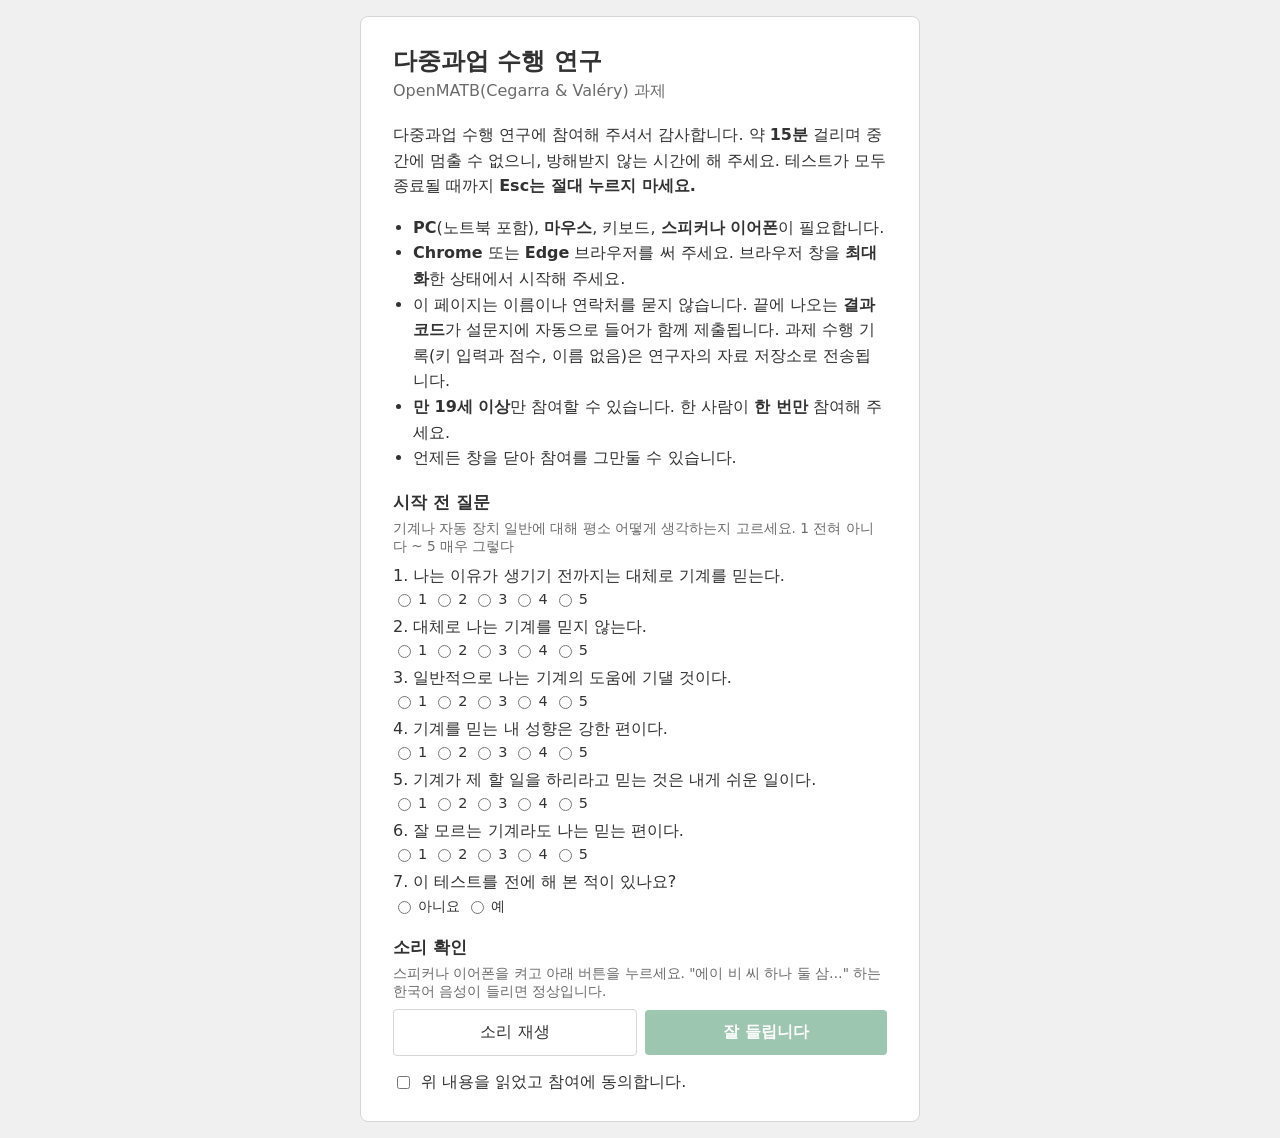
<file: index.html>
<!doctype html>
<html lang="ko">
<head>
    <meta charset="utf-8">
    <meta name="viewport" content="width=device-width, initial-scale=1">
    <title>다중과업 수행 연구</title>
    <link rel="icon" href="favicon.png">
    <link rel="stylesheet" href="style.css">
</head>
<body>
    <main id="menu" class="screen">
        <div class="panel">
            <h1>다중과업 수행 연구</h1>
            <p class="subtitle">OpenMATB(Cegarra &amp; Valéry) 과제</p>

            <div id="mobile-warning" hidden>
                <p class="lead"><strong>이 테스트는 PC에서만 할 수 있습니다.</strong> 휴대폰으로는 참여할 수 없어요. 아래 버튼으로 링크를 저장해 두었다가 PC(노트북 포함)에서 열어 주세요.</p>
                <div class="study-buttons">
                    <button id="m-share" type="button" hidden>카톡 나와의 채팅 등으로 보내기</button>
                    <button id="m-copy" type="button" class="secondary">링크 복사</button>
                </div>
                <p id="m-done" class="hint"></p>
                <p class="hint">PC 주소창에 직접 입력해도 됩니다: <strong id="m-url"></strong></p>
            </div>

            <section id="study">
                <p class="lead">다중과업 수행 연구에 참여해 주셔서 감사합니다. 약 <strong>15분</strong> 걸리며 중간에 멈출 수 없으니, 방해받지 않는 시간에 해 주세요. 테스트가 모두 종료될 때까지 <strong>Esc는 절대 누르지 마세요.</strong></p>
                <ul class="study-list">
                    <li><strong>PC</strong>(노트북 포함), <strong>마우스</strong>, 키보드, <strong>스피커나 이어폰</strong>이 필요합니다.</li>
                    <li><strong>Chrome</strong> 또는 <strong>Edge</strong> 브라우저를 써 주세요. 브라우저 창을 <strong>최대화</strong>한 상태에서 시작해 주세요.</li>
                    <li>이 페이지는 이름이나 연락처를 묻지 않습니다. 끝에 나오는 <strong>결과 코드</strong>가 설문지에 자동으로 들어가 함께 제출됩니다. 과제 수행 기록(키 입력과 점수, 이름 없음)은 연구자의 자료 저장소로 전송됩니다.</li>
                    <li><strong>만 19세 이상</strong>만 참여할 수 있습니다. 한 사람이 <strong>한 번만</strong> 참여해 주세요.</li>
                    <li>언제든 창을 닫아 참여를 그만둘 수 있습니다.</li>
                </ul>
                <h2>시작 전 질문</h2>
                <p class="hint">기계나 자동 장치 일반에 대해 평소 어떻게 생각하는지 고르세요. 1 전혀 아니다 ~ 5 매우 그렇다</p>
                <div id="pre-questions"></div>
                <h2>소리 확인</h2>
                <p class="hint">스피커나 이어폰을 켜고 아래 버튼을 누르세요. "에이 비 씨 하나 둘 삼…" 하는 한국어 음성이 들리면 정상입니다.</p>
                <div class="study-buttons">
                    <button id="sound-play" type="button" class="secondary">소리 재생</button>
                    <button id="sound-ok" type="button" disabled>잘 들립니다</button>
                </div>
                <p id="sound-voice" class="hint"></p>
                <label class="inline"><input id="agree" type="checkbox"> <span>위 내용을 읽었고 참여에 동의합니다.</span></label>
                <p id="size-warning" class="notice" hidden>브라우저 창이 너무 작습니다. 창을 최대화하면 시작 버튼이 나타납니다.</p>
                <p id="load-error" class="notice" hidden></p>
                <button id="start" type="button" hidden>시작</button>
            </section>
        </div>
    </main>

    <div id="task" hidden>
        <canvas id="canvas"></canvas>
        <div id="overlay"></div>
        <div id="pause-notice" hidden>과제가 잠시 멈췄습니다. 여기를 클릭하면 이어집니다.
Esc를 누르라는 알림이 떠도 Esc는 누르지 마세요.</div>
    </div>

    <main id="end" class="screen" hidden>
        <div class="panel">
            <h1>과제가 끝났습니다</h1>
            <p id="study-lead" class="lead">수고 많으셨습니다. 아래 <strong>결과 코드 전체</strong>를 복사해 설문지의 "결과 코드" 칸에 붙여 넣어 주세요. 설문에 반드시 참여해주시기 바랍니다.</p>
            <textarea id="result-code" rows="5" readonly></textarea>
            <div class="study-buttons"><button id="copy-code" type="button">코드 복사</button><span id="copied" class="hint"></span></div>
            <p id="survey-line" class="lead"></p>
            <p class="hint">설문 제출을 마칠 때까지 이 창을 닫지 마세요.</p>
            <p id="upload-line" class="hint"></p>
        </div>
    </main>

    <div id="crash" hidden>
        <div class="crash-panel">
            <p id="crash-text"></p>
            <p>아래 버튼을 누르면 지금까지의 결과 코드가 나옵니다. 설문에 그대로 제출해 주세요.</p>
            <button id="crash-end" type="button">지금까지의 결과 코드 받기</button>
        </div>
    </div>

    <script type="module" src="app.js"></script>
</body>
</html>
</file>
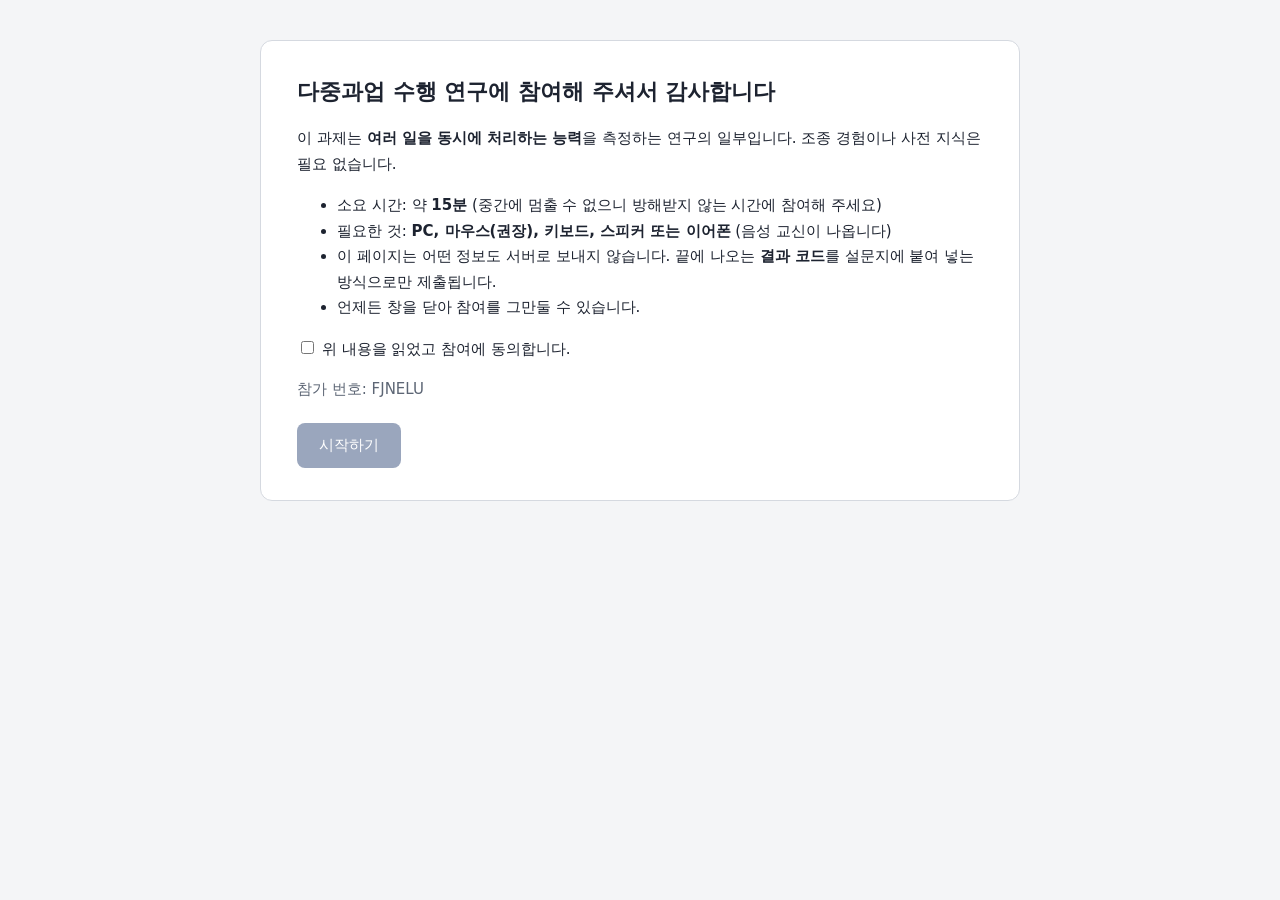
<file: mock/index.html>
<!doctype html>
<html lang="ko">
<head>
<meta charset="utf-8">
<meta name="viewport" content="width=device-width, initial-scale=1">
<title>다중과업 수행 연구</title>
<style>
  :root {
    --bg: #f4f5f7; --panel: #ffffff; --ink: #1d2330; --muted: #5d6675; --line: #d5d9e0;
    --accent: #2457c5; --ok: #1f9d55; --bad: #d64545; --warn: #d9911a; --track-bg: #eef1f6;
  }
  * { box-sizing: border-box; }
  html, body { margin: 0; background: var(--bg); color: var(--ink);
    font-family: "Pretendard", "Apple SD Gothic Neo", "Malgun Gothic", system-ui, sans-serif; }
  .screen { max-width: 760px; margin: 40px auto; padding: 32px 36px; background: var(--panel);
    border: 1px solid var(--line); border-radius: 12px; line-height: 1.7; }
  .screen h1 { font-size: 22px; margin: 0 0 16px; }
  .screen h2 { font-size: 18px; margin: 24px 0 8px; }
  .screen p, .screen li { font-size: 15px; }
  .muted { color: var(--muted); font-size: 13px; }
  button { font: inherit; font-size: 15px; padding: 10px 22px; border-radius: 8px; border: 0;
    background: var(--accent); color: #fff; cursor: pointer; }
  button:disabled { background: #9aa6bd; cursor: not-allowed; }
  .row { display: flex; gap: 12px; align-items: center; margin-top: 20px; }
  kbd { display: inline-block; min-width: 22px; padding: 1px 6px; border: 1px solid #b8bfcc; border-bottom-width: 2px;
    border-radius: 4px; background: #fafbfc; color: #1d2330; font-family: ui-monospace, monospace; font-size: 13px; text-align: center; }
  .keytable { border-collapse: collapse; margin: 8px 0; font-size: 14px; }
  .keytable td { border: 1px solid var(--line); padding: 6px 10px; vertical-align: top; }
  #blocker { display: none; }
  /* task area */
  #task { display: none; position: fixed; inset: 0; background: var(--bg); }
  #hud { position: absolute; top: 8px; left: 50%; transform: translateX(-50%); font-size: 14px; color: var(--muted); }
  #arena { position: absolute; left: 50%; top: 50%; transform: translate(-50%, -50%);
    width: 1000px; height: 640px; display: grid; gap: 10px; }
  #arena.single { grid-template-columns: 1fr; grid-template-rows: 1fr; width: 640px; height: 520px; }
  #arena.multi { grid-template-columns: 1fr 1fr; grid-template-rows: 1fr 1fr; }
  .panel { background: var(--panel); border: 1px solid var(--line); border-radius: 10px; padding: 10px 12px;
    position: relative; overflow: hidden; }
  .panel h3 { margin: 0 0 6px; font-size: 13px; color: var(--muted); font-weight: 600; letter-spacing: .02em; }
  .legend { position: absolute; bottom: 6px; right: 10px; font-size: 12px; color: var(--muted); }
  canvas { display: block; background: var(--track-bg); border-radius: 6px; cursor: crosshair; }
  /* sysmon */
  .lights { display: flex; gap: 14px; margin: 4px 0 10px; }
  .light { width: 92px; height: 34px; border-radius: 6px; border: 1px solid var(--line); display: flex;
    align-items: center; justify-content: center; font-size: 12px; color: #fff; background: #b9bfc9; }
  .scales { display: flex; gap: 18px; }
  .scale { width: 42px; height: 170px; border: 1px solid var(--line); border-radius: 6px; position: relative;
    background: linear-gradient(to bottom, #fbe9e9 0 22%, #f5f7fa 22% 78%, #fbe9e9 78% 100%); }
  .scale .ptr { position: absolute; left: 4px; right: 4px; height: 10px; border-radius: 3px; background: var(--ink); }
  .scale .lab { position: absolute; bottom: -20px; width: 100%; text-align: center; font-size: 12px; color: var(--muted); }
  .auto { position: absolute; top: 10px; right: 12px; font-size: 12px; padding: 2px 8px; border-radius: 10px;
    background: #e6efff; color: var(--accent); }
  .flash { position: absolute; top: 34px; right: 12px; font-size: 12px; color: var(--ok); opacity: 0; transition: opacity .2s; }
  /* comm */
  #commBox { margin-top: 8px; min-height: 92px; padding: 14px; border-radius: 8px; background: #f7f8fb;
    border: 1px dashed var(--line); font-size: 17px; }
  #commBox.active { background: #fff8e8; border-color: var(--warn); border-style: solid; }
  #commBox.voice { display: flex; align-items: center; justify-content: center; color: var(--muted); }
  #commBox.voice.active { color: var(--warn); font-weight: 700; }
  .callsign { font-weight: 700; }
  .channels { display: flex; gap: 10px; margin-top: 12px; }
  .ch { flex: 1; padding: 8px 0; text-align: center; border: 1px solid var(--line); border-radius: 6px; font-size: 13px; }
  .ch.sel { background: #e6efff; border-color: var(--accent); color: var(--accent); font-weight: 700; }
  /* resman */
  .tanks { display: flex; gap: 22px; align-items: flex-end; margin-top: 4px; justify-content: center; }
  .tank { width: 78px; height: 170px; border: 1px solid #8a93a3; border-radius: 6px; position: relative; overflow: hidden; background: #fafbfc; }
  .tank .fuel { position: absolute; left: 0; right: 0; bottom: 0; background: #7fb2ff; }
  .tank .band { position: absolute; left: 0; right: 0; z-index: 2; border-top: 2px dashed var(--ok); border-bottom: 2px dashed var(--ok);
    background: rgba(31,157,85,.08); }
  .tank .val { position: absolute; z-index: 3; top: 4px; width: 100%; text-align: center; font-size: 12px; color: var(--muted); }
  .tankname { text-align: center; font-size: 12px; color: var(--muted); margin-top: 4px; }
  .pump { margin-top: 6px; padding: 6px 0; border-radius: 6px; text-align: center; font-size: 12px; border: 1px solid var(--line); background: #f2f3f6; }
  .pump.on { background: var(--ok); color: #fff; border-color: var(--ok); }
  .pump.fail { background: var(--bad); color: #fff; border-color: var(--bad); }
  #code { width: 100%; font-family: ui-monospace, monospace; font-size: 12px; padding: 10px; border-radius: 8px;
    border: 1px solid var(--line); word-break: break-all; background: #fafbfc; }
  .countdown { font-size: 44px; text-align: center; margin: 40px 0; }
</style>
</head>
<body>

<div id="blocker" class="screen">
  <h1>PC에서 참여해 주세요</h1>
  <p>이 과제는 마우스와 키보드가 필요합니다. 휴대폰이나 태블릿에서는 진행할 수 없습니다.</p>
  <p>PC(노트북 포함) 브라우저 창을 가로 1,050px 이상으로 넓힌 뒤 새로고침해 주세요.</p>
  <p class="muted" id="sizeInfo"></p>
</div>

<div id="screens"></div>

<div id="task">
  <div id="hud"></div>
  <div id="arena"></div>
</div>

<script>
"use strict";
/* ============================================================
   다중과업 수행 연구용 웹 과제 (MATB 구조를 본뜬 간이판)
   - 과제 A: 단일 추적(마우스)
   - 과제 B: 추적 + 시스템 감시(자동화 감독) + 교신 + 연료 관리
   모든 참가자는 고정된 사건 일정(seed)으로 같은 조건을 받는다.
   서버로 아무 데이터도 보내지 않는다. 결과는 화면의 결과 코드로만 전달된다.
   ============================================================ */

const VERSION = 2;
const params = new URLSearchParams(location.search);
const FAST = params.get("fast") === "1";         // 개발 점검용: 시간 1/10
const T = s => FAST ? s / 10 : s;

const DUR = {
  A_PRACTICE: T(15), A_MAIN: T(90),
  B_PRACTICE: T(60), B_MAIN: T(300),
};

// 연료 관리: 탱크 4개, 탱크마다 펌프 1개. 탱크마다 소모 속도를 달리해 켜고 끄는 시점이 겹치지 않게 한다.
const TANKS = ["A", "B", "C", "D"];
const PUMP_KEYS = ["Z", "X", "C", "V"];
const DRAIN = { A: 8, B: 10, C: 12, D: 9 };       // 초당 소모량
const PUMP_FLOW = 20;                              // 펌프 1개 초당 공급량
const FUEL_SPEED = 4;                              // 전체 속도 배율
const FUEL_START = { A: 2700, B: 2400, C: 2600, D: 2300 };

// 교신 음성(TTS). 호출부호와 채널을 한국어로 읽는다.
const CALL_SAY = { "BLUE-1": "블루 원", "RED-3": "레드 쓰리", "BLUE-7": "블루 세븐", "EAGLE-2": "이글 투", "BLUE-11": "블루 일레븐" };
const CH_SAY = { A: "에이", S: "에스", D: "디", F: "에프" };
const tts = { on: false, voice: null, supported: "speechSynthesis" in window };
function pickVoice() {
  if (!tts.supported) return null;
  const vs = speechSynthesis.getVoices();
  return vs.find(v => /^ko/i.test(v.lang) && /Google|Microsoft|Yuna/i.test(v.name)) || vs.find(v => /^ko/i.test(v.lang)) || null;
}
if (tts.supported) speechSynthesis.onvoiceschanged = () => { tts.voice = pickVoice() || tts.voice; };
function say(text, onstart) {
  if (!tts.supported) return;
  const u = new SpeechSynthesisUtterance(text);
  u.lang = "ko-KR"; u.rate = 1.05; if (tts.voice) u.voice = tts.voice;
  if (onstart) u.onstart = onstart;
  speechSynthesis.cancel(); speechSynthesis.speak(u);
}
function commSpeech(ev) {
  if (ev.attn) return "확인 메시지입니다. 이 말을 들었다면 키보드 피를 누르세요.";
  const c = CALL_SAY[ev.call] || ev.call;
  return `${c}, ${c}. 채널 ${CH_SAY[ev.ch]}로 전환하라.`;
}

// ---------- 기기 확인 ----------
const isTouchOnly = matchMedia("(pointer: coarse)").matches && !matchMedia("(pointer: fine)").matches;
function sizeOk() { return window.innerWidth >= 1050 && window.innerHeight >= 680; }
if (isTouchOnly || (!sizeOk() && !FAST)) {
  document.getElementById("blocker").style.display = "block";
  document.getElementById("sizeInfo").textContent =
    `현재 창 크기: ${window.innerWidth} × ${window.innerHeight}px` + (isTouchOnly ? " (터치 기기)" : "");
  window.addEventListener("resize", () => { if (sizeOk() && !isTouchOnly) location.reload(); });
  throw new Error("blocked");
}

// ---------- 공통 유틸 ----------
function mulberry32(a) { return function () { a |= 0; a = a + 0x6D2B79F5 | 0; let t = Math.imul(a ^ a >>> 15, 1 | a);
  t = t + Math.imul(t ^ t >>> 7, 61 | t) ^ t; return ((t ^ t >>> 14) >>> 0) / 4294967296; }; }
function fnv1a(str) { let h = 0x811c9dc5; for (let i = 0; i < str.length; i++) { h ^= str.charCodeAt(i); h = Math.imul(h, 0x01000193); } return (h >>> 0).toString(36); }
function mean(a) { return a.length ? a.reduce((x, y) => x + y, 0) / a.length : null; }
function r2(x) { return x == null ? null : Math.round(x * 100) / 100; }
const $ = (sel, root = document) => root.querySelector(sel);
function el(tag, attrs = {}, html = "") { const e = document.createElement(tag); Object.assign(e, attrs); if (html) e.innerHTML = html; return e; }

const session = {
  id: Math.random().toString(36).slice(2, 8).toUpperCase(),
  start: new Date().toISOString(),
  screen: [window.innerWidth, window.innerHeight],
  tabAway: 0,
};
let running = false;
document.addEventListener("visibilitychange", () => { if (document.hidden && running) session.tabAway++; });

// ---------- 화면(안내) ----------
const screens = $("#screens");
function showScreen(html, buttonLabel = "다음", onNext, opts = {}) {
  screens.innerHTML = "";
  const s = el("div", { className: "screen" }, html);
  const row = el("div", { className: "row" });
  const btn = el("button", { textContent: buttonLabel });
  row.appendChild(btn); s.appendChild(row); screens.appendChild(s);
  if (opts.requireCheck) {
    const cb = $(opts.requireCheck, s); btn.disabled = true;
    cb.addEventListener("change", () => btn.disabled = !cb.checked);
  }
  btn.addEventListener("click", () => { screens.innerHTML = ""; onNext(); });
  window.scrollTo(0, 0);
}
function countdown(next) {
  screens.innerHTML = "";
  const s = el("div", { className: "screen" }); const c = el("div", { className: "countdown" });
  s.appendChild(c); screens.appendChild(s);
  let n = FAST ? 1 : 3; c.textContent = n;
  const iv = setInterval(() => { n--; if (n <= 0) { clearInterval(iv); screens.innerHTML = ""; next(); } else c.textContent = n; }, 1000);
}

// ---------- 추적(TRACK) ----------
function targetPos(t) { // 0~1 정규화 좌표, 모든 참가자 동일
  const x = 0.5 + 0.20 * Math.sin(0.83 * t) + 0.12 * Math.sin(1.71 * t + 1.1) + 0.06 * Math.sin(2.93 * t + 2.3);
  const y = 0.5 + 0.19 * Math.sin(0.67 * t + 0.4) + 0.12 * Math.sin(1.53 * t + 2.0) + 0.06 * Math.sin(3.37 * t + 0.7);
  return [x, y];
}
function makeTracker(canvas) {
  const ctx = canvas.getContext("2d");
  let mx = 0.5, my = 0.5, moved = 0;
  canvas.addEventListener("mousemove", e => {
    const r = canvas.getBoundingClientRect();
    const nx = Math.min(1, Math.max(0, (e.clientX - r.left) / r.width));
    const ny = Math.min(1, Math.max(0, (e.clientY - r.top) / r.height));
    moved += Math.hypot(nx - mx, ny - my); mx = nx; my = ny;
  });
  const sq = []; // 오차 제곱 (시간 가중)
  let wsum = 0, esum = 0;
  return {
    step(t, dt, record) {
      const [tx, ty] = targetPos(t);
      const err = Math.hypot(tx - mx, ty - my);
      if (record) { esum += err * err * dt; wsum += dt; }
      const W = canvas.width, H = canvas.height;
      ctx.clearRect(0, 0, W, H);
      ctx.strokeStyle = "#c9d1de"; ctx.lineWidth = 1;
      ctx.beginPath(); ctx.moveTo(W / 2, 0); ctx.lineTo(W / 2, H); ctx.moveTo(0, H / 2); ctx.lineTo(W, H / 2); ctx.stroke();
      ctx.fillStyle = "rgba(36,87,197,.18)"; ctx.beginPath(); ctx.arc(tx * W, ty * H, W * 0.06, 0, 2 * Math.PI); ctx.fill();
      ctx.fillStyle = "#2457c5"; ctx.beginPath(); ctx.arc(tx * W, ty * H, 6, 0, 2 * Math.PI); ctx.fill();
      ctx.strokeStyle = "#1d2330"; ctx.lineWidth = 2;
      const cx = mx * W, cy = my * H;
      ctx.beginPath(); ctx.moveTo(cx - 9, cy); ctx.lineTo(cx + 9, cy); ctx.moveTo(cx, cy - 9); ctx.lineTo(cx, cy + 9); ctx.stroke();
    },
    result() { return { rmse: wsum ? Math.sqrt(esum / wsum) * 100 : null, moved: moved }; },
  };
}

// ---------- 사건 일정 (고정 seed) ----------
function buildSchedule(duration, seed, density) {
  const rnd = mulberry32(seed);
  const sys = [], comm = [], pumpFail = [];
  // 시스템 감시 고장: 평균 12초 간격 (density로 조절)
  let t = 4;
  const gauges = ["S1", "S2", "S3", "S4", "G", "R"];
  while (t < duration - 6) {
    sys.push({ t, gauge: gauges[Math.floor(rnd() * gauges.length)], dir: rnd() < 0.5 ? -1 : 1, auto: rnd() < 0.55 });
    t += (9 + rnd() * 6) / density;
  }
  // 교신: 평균 20초 간격, 약 55%가 본인 호출부호
  t = 8;
  const others = ["RED-3", "BLUE-7", "EAGLE-2", "BLUE-11"];
  const chs = ["A", "S", "D", "F"];
  while (t < duration - 8) {
    const own = rnd() < 0.55;
    comm.push({ t, own, call: own ? "BLUE-1" : others[Math.floor(rnd() * others.length)], ch: chs[Math.floor(rnd() * 4)] });
    t += (16 + rnd() * 8) / density;
  }
  // 주의 확인 메시지 1개 (본 과제에서만)
  if (density === 1) {
    const at = duration * 0.55;
    comm.push({ t: at, attn: true });
    comm.sort((a, b) => a.t - b.t);
    // 주의 확인 앞뒤 10초 안의 교신은 제거해 겹치지 않게 한다
    for (let i = comm.length - 1; i >= 0; i--) if (!comm[i].attn && Math.abs(comm[i].t - at) < 10) comm.splice(i, 1);
  }
  // 펌프 고장
  const pumps = ["P1", "P2", "P3", "P4"];
  t = 30;
  while (t < duration - 25) { pumpFail.push({ t, pump: pumps[Math.floor(rnd() * 4)], len: 12 }); t += (55 + rnd() * 25) / density; }
  return { sys, comm, pumpFail };
}

// ---------- 과제 실행기 ----------
function runTask({ mode, duration, schedule, record, onDone }) {
  running = true;
  const task = $("#task"), arena = $("#arena"), hud = $("#hud");
  task.style.display = "block"; arena.innerHTML = ""; arena.className = mode;

  // 패널 구성
  let trackCanvas;
  if (mode === "single") {
    const p = el("div", { className: "panel" }, "<h3>추적: 십자 표시를 파란 원 안에 계속 두세요</h3>");
    trackCanvas = el("canvas", { width: 612, height: 470 }); p.appendChild(trackCanvas); arena.appendChild(p);
  } else {
    arena.appendChild(el("div", { className: "panel", id: "pSys" }, `
      <h3>시스템 감시</h3><span class="auto">자동 감시 ON</span><span class="flash" id="autoFlash">자동 처리됨</span>
      <div class="lights"><div class="light" id="gG">정상등</div><div class="light" id="gR">경고등</div></div>
      <div class="scales">${[1, 2, 3, 4].map(i => `<div class="scale" id="gS${i}"><div class="ptr"></div><div class="lab">${i}</div></div>`).join("")}</div>
      <div class="legend">이상 처리: 계기 <kbd>1</kbd>~<kbd>4</kbd> · 정상등 <kbd>5</kbd> · 경고등 <kbd>6</kbd></div>`));
    const pt = el("div", { className: "panel" }, "<h3>추적 (마우스)</h3>");
    trackCanvas = el("canvas", { width: 466, height: 270 }); pt.appendChild(trackCanvas); arena.appendChild(pt);
    arena.appendChild(el("div", { className: "panel" }, `
      <h3>교신${tts.on ? " (음성)" : ""} · 내 호출부호: <b>BLUE-1</b></h3>
      <div id="commBox" class="${tts.on ? "voice" : ""}">${tts.on ? "수신 대기" : "대기 중"}</div>
      <div class="channels">${["A", "S", "D", "F"].map(c => `<div class="ch" id="ch${c}">채널 ${c}</div>`).join("")}</div>
      <div class="legend">내 호출부호일 때만: <kbd>A</kbd><kbd>S</kbd><kbd>D</kbd><kbd>F</kbd></div>`));
    arena.appendChild(el("div", { className: "panel" }, `
      <h3>연료 관리: 네 탱크를 모두 초록 점선 범위 안에 유지</h3>
      <div class="tanks">${TANKS.map((k, i) => `<div>
        <div class="tank" id="t${k}"><div class="band"></div><div class="fuel"></div><div class="val"></div></div>
        <div class="tankname">탱크 ${k}</div>
        <div class="pump" id="P${i + 1}">펌프 <kbd>${PUMP_KEYS[i]}</kbd></div></div>`).join("")}</div>
      <div class="legend">누를 때마다 펌프 켜기/끄기</div>`));
  }
  const tracker = makeTracker(trackCanvas);

  // ---- 상태 ----
  const S = {
    sysActive: {},           // gauge -> {ev, start}
    sysHits: 0, sysMiss: 0, sysRT: [], sysFA: 0, sysManualTotal: 0, sysAutoTotal: 0,
    commCur: null, commHits: 0, commMiss: 0, commRT: [], commFA: 0, commWrongCh: 0, commOwnTotal: 0,
    attnShown: false, attnPass: null,
    tanks: { ...FUEL_START }, pumps: { P1: false, P2: false, P3: false, P4: false }, pumpFailUntil: {},
    inBandAll: 0, inBand: { A: 0, B: 0, C: 0, D: 0 }, rmTime: 0, pumpPresses: 0,
  };
  let sysIdx = 0, commIdx = 0, pfIdx = 0;
  const sysJitter = { S1: 0, S2: 0, S3: 0, S4: 0 };

  function sysPointer(id, offset) { // offset: -1(위 이상) ~ 1(아래 이상), 0 근처 정상
    const ptr = $(`#g${id} .ptr`); if (!ptr) return;
    const pos = 0.5 + offset * 0.38; ptr.style.top = `calc(${pos * 100}% - 5px)`;
  }
  function setLight(g, faulty) {
    const e = $(`#g${g}`); if (!e) return;
    if (g === "G") e.style.background = faulty ? "#b9bfc9" : "#1f9d55";
    else e.style.background = faulty ? "#d64545" : "#b9bfc9";
  }
  if (mode === "multi") { setLight("G", false); setLight("R", false); }

  function flashAuto() { const f = $("#autoFlash"); if (!f) return; f.style.opacity = 1; setTimeout(() => f.style.opacity = 0, 700); }

  // ---- 키 입력 (한글 입력 상태에서도 동작하도록 e.code 사용) ----
  const keyMap = { Digit1: "S1", Digit2: "S2", Digit3: "S3", Digit4: "S4", Digit5: "G", Digit6: "R",
    Numpad1: "S1", Numpad2: "S2", Numpad3: "S3", Numpad4: "S4", Numpad5: "G", Numpad6: "R" };
  const chMap = { KeyA: "A", KeyS: "S", KeyD: "D", KeyF: "F" };
  const pumpMap = { KeyZ: "P1", KeyX: "P2", KeyC: "P3", KeyV: "P4" };
  let now = 0;
  function onKey(e) {
    if (e.repeat || mode !== "multi") return;
    if (keyMap[e.code]) {
      const g = keyMap[e.code], a = S.sysActive[g];
      if (a) {
        if (record && !a.ev.auto) { S.sysHits++; S.sysRT.push(now - a.start); }
        delete S.sysActive[g]; resetGauge(g);
      } else if (record) S.sysFA++;
      e.preventDefault();
    } else if (chMap[e.code]) {
      const ch = chMap[e.code];
      document.querySelectorAll(".ch").forEach(x => x.classList.toggle("sel", x.id === "ch" + ch));
      const c = S.commCur;
      if (c && c.ev.own && !c.answered) {
        c.answered = true;
        if (record) { if (ch === c.ev.ch) { S.commHits++; S.commRT.push(now - c.start); } else S.commWrongCh++; }
      } else if (record) S.commFA++;
      e.preventDefault();
    } else if (pumpMap[e.code]) {
      const p = pumpMap[e.code];
      if (!(S.pumpFailUntil[p] > now)) { S.pumps[p] = !S.pumps[p]; if (record) S.pumpPresses++; }
      e.preventDefault();
    } else if (e.code === "KeyP") {
      const c = S.commCur;
      if (c && c.ev.attn && !c.answered) { c.answered = true; S.attnPass = true; }
      e.preventDefault();
    }
  }
  window.addEventListener("keydown", onKey);

  function resetGauge(g) { if (g === "G" || g === "R") setLight(g, false); }

  // ---- 루프 ----
  let t0 = null, last = null;
  function frame(ts) {
    if (t0 === null) { t0 = ts; last = ts; }
    now = (ts - t0) / 1000;
    const dt = Math.min(0.1, (ts - last) / 1000); last = ts;
    tracker.step(now, dt, record);
    if (mode === "multi") updateMulti(dt);
    const left = Math.max(0, duration - now);
    hud.textContent = `${record ? "본 과제" : "연습"} · 남은 시간 ${Math.ceil(left)}초`;
    if (now >= duration) return finish();
    requestAnimationFrame(frame);
  }

  function updateMulti(dt) {
    // 시스템 감시: 고장 발생
    while (sysIdx < schedule.sys.length && schedule.sys[sysIdx].t <= now) {
      const ev = schedule.sys[sysIdx++];
      if (S.sysActive[ev.gauge]) continue; // 같은 계기 중복 방지
      S.sysActive[ev.gauge] = { ev, start: now };
      if (record) { if (ev.auto) S.sysAutoTotal++; else S.sysManualTotal++; }
      if (ev.gauge === "G" || ev.gauge === "R") setLight(ev.gauge, true);
    }
    // 자동 처리 & 시간초과
    for (const g of Object.keys(S.sysActive)) {
      const a = S.sysActive[g], age = now - a.start;
      if (a.ev.auto && age >= 1.5) { delete S.sysActive[g]; resetGauge(g); flashAuto(); }
      else if (!a.ev.auto && age >= 10) { if (record) S.sysMiss++; delete S.sysActive[g]; resetGauge(g); }
    }
    // 계기 바늘
    for (const k of ["S1", "S2", "S3", "S4"]) {
      sysJitter[k] += (Math.random() - 0.5) * dt * 1.6; sysJitter[k] *= 0.97;
      const a = S.sysActive[k];
      const base = a ? a.ev.dir * 0.85 : 0;
      sysPointer(k, Math.max(-1, Math.min(1, base + sysJitter[k] * (a ? 0.4 : 1) + 0.12 * Math.sin(now * 2 + k.charCodeAt(1)))));
    }
    // 교신
    while (commIdx < schedule.comm.length && schedule.comm[commIdx].t <= now) {
      const ev = schedule.comm[commIdx++];
      if (S.commCur && S.commCur.ev.own && !S.commCur.answered && record) S.commMiss++;
      S.commCur = { ev, start: now, answered: false };
      if (record && ev.own) S.commOwnTotal++;
      if (ev.attn) { S.attnShown = true; if (S.attnPass === null) S.attnPass = false; }
      const box = $("#commBox"); box.classList.add("active");
      if (tts.on) {
        const cur = S.commCur;
        box.textContent = "📻 수신 중";
        say(commSpeech(ev), () => { if (S.commCur === cur && !cur.answered) cur.start = now; }); // 반응시간은 음성 시작부터
      } else box.innerHTML = ev.attn
        ? `<b>[확인]</b> 이 문장을 읽었다면 키보드 <kbd>P</kbd>를 누르세요.`
        : `<span class="callsign">${ev.call}</span>, 채널 <b>${ev.ch}</b>(으)로 전환하라.`;
    }
    if (S.commCur && now - S.commCur.start >= (tts.on ? 10 : 8)) {
      if (S.commCur.ev.own && !S.commCur.answered && record) S.commMiss++;
      S.commCur = null; const box = $("#commBox"); box.classList.remove("active"); box.textContent = tts.on ? "수신 대기" : "대기 중";
    }
    // 펌프 고장
    while (pfIdx < schedule.pumpFail.length && schedule.pumpFail[pfIdx].t <= now) {
      const f = schedule.pumpFail[pfIdx++]; S.pumpFailUntil[f.pump] = now + f.len; S.pumps[f.pump] = false;
    }
    // 연료: 탱크마다 고유 소모량, 펌프가 켜져 있으면 PUMP_FLOW 공급
    let allIn = true;
    TANKS.forEach((k, i) => {
      const flow = S.pumps["P" + (i + 1)] ? PUMP_FLOW : 0;
      S.tanks[k] = Math.max(0, Math.min(4000, S.tanks[k] + (flow - DRAIN[k]) * dt * FUEL_SPEED));
      const lv = S.tanks[k], inK = Math.abs(lv - 2500) <= 500;
      if (!inK) allIn = false;
      if (record && inK) S.inBand[k] += dt;
      const tk = $("#t" + k);
      $(".fuel", tk).style.height = (lv / 4000 * 100) + "%";
      $(".fuel", tk).style.background = inK ? "#7fb2ff" : "#f3a3a3";
      $(".band", tk).style.bottom = (2000 / 4000 * 100) + "%"; $(".band", tk).style.height = (1000 / 4000 * 100) + "%";
      $(".val", tk).textContent = Math.round(lv);
    });
    if (record) { S.rmTime += dt; if (allIn) S.inBandAll += dt; }
    for (const p of ["P1", "P2", "P3", "P4"]) {
      const e = $("#" + p), failed = S.pumpFailUntil[p] > now;
      e.classList.toggle("fail", failed); e.classList.toggle("on", !failed && S.pumps[p]);
    }
  }

  function finish() {
    running = false;
    window.removeEventListener("keydown", onKey);
    if (tts.supported) speechSynthesis.cancel();
    task.style.display = "none";
    const tr = tracker.result();
    const pct = x => r2(S.rmTime ? x / S.rmTime * 100 : null);
    const out = { trk: r2(tr.rmse), moved: r2(tr.moved) };
    if (mode === "multi") {
      if (S.commCur && S.commCur.ev.own && !S.commCur.answered && record) S.commMiss++;
      // 종료 시점에 남은 수동 고장은 판정에서 제외(관측 시간 부족)
      Object.assign(out, {
        smN: S.sysManualTotal, smHit: S.sysHits, smMiss: S.sysMiss, smRT: r2(mean(S.sysRT)), smFA: S.sysFA, smAutoN: S.sysAutoTotal,
        cmN: S.commOwnTotal, cmHit: S.commHits, cmMiss: S.commMiss, cmWrong: S.commWrongCh, cmRT: r2(mean(S.commRT)), cmFA: S.commFA,
        rmAll: pct(S.inBandAll), rmAvg: r2(mean(TANKS.map(k => pct(S.inBand[k])))),
        rmA: pct(S.inBand.A), rmB: pct(S.inBand.B), rmC: pct(S.inBand.C), rmD: pct(S.inBand.D), rmPress: S.pumpPresses,
        attn: S.attnShown ? (S.attnPass ? 1 : 0) : null,
      });
    }
    onDone(out);
  }
  requestAnimationFrame(frame);
}

// ---------- 결과 코드 ----------
function makeCode(data) {
  const body = JSON.stringify(data);
  const payload = JSON.stringify({ d: data, c: fnv1a(body) });
  return "MT" + VERSION + "-" + btoa(unescape(encodeURIComponent(payload)));
}

// ---------- 진행 순서 ----------
const results = { v: VERSION, id: session.id, start: session.start, scr: session.screen, fast: FAST ? 1 : 0 };

function step0() {
  showScreen(`
    <h1>다중과업 수행 연구에 참여해 주셔서 감사합니다</h1>
    <p>이 과제는 <b>여러 일을 동시에 처리하는 능력</b>을 측정하는 연구의 일부입니다. 조종 경험이나 사전 지식은 필요 없습니다.</p>
    <ul>
      <li>소요 시간: 약 <b>15분</b> (중간에 멈출 수 없으니 방해받지 않는 시간에 참여해 주세요)</li>
      <li>필요한 것: <b>PC, 마우스(권장), 키보드, 스피커 또는 이어폰</b> (음성 교신이 나옵니다)</li>
      <li>이 페이지는 어떤 정보도 서버로 보내지 않습니다. 끝에 나오는 <b>결과 코드</b>를 설문지에 붙여 넣는 방식으로만 제출됩니다.</li>
      <li>언제든 창을 닫아 참여를 그만둘 수 있습니다.</li>
    </ul>
    <p><label><input type="checkbox" id="agree"> 위 내용을 읽었고 참여에 동의합니다.</label></p>
    <p class="muted">참가 번호: ${session.id}</p>`, "시작하기", stepSound, { requireCheck: "#agree" });
}

// ---------- 소리 확인 ----------
function stepSound() {
  screens.innerHTML = "";
  const s = el("div", { className: "screen" }, `
    <h1>소리 확인</h1>
    <p>과제 2에서는 교신이 <b>음성</b>으로 나옵니다. 스피커나 이어폰을 켜고 소리 크기를 적당히 맞춘 뒤 아래 버튼을 눌러 주세요.</p>
    <p>“<b>블루 원, 블루 원. 채널 디로 전환하라.</b>”라는 한국어 음성이 들리면 정상입니다.</p>
    <div class="row"><button id="play">소리 재생</button><span class="muted" id="vinfo"></span></div>
    <div class="row"><button id="heard" disabled>잘 들립니다</button>
      <button id="noSound" style="background:#8a93a3" disabled>여러 번 눌러도 안 들립니다</button></div>
    <p class="muted">안 들리면 컴퓨터 음량, 음소거, 이어폰 연결을 확인하고 다시 재생해 보세요. 그래도 안 되면 “안 들립니다”를 누르면 교신이 글자로 나옵니다.</p>`);
  screens.appendChild(s);
  const vinfo = $("#vinfo", s);
  if (!tts.supported) {
    vinfo.textContent = "이 브라우저는 음성 기능을 지원하지 않습니다. Chrome 또는 Edge를 권장합니다.";
    $("#noSound", s).disabled = false;
  }
  $("#play", s).addEventListener("click", () => {
    tts.voice = pickVoice();
    vinfo.textContent = tts.voice ? "" : "한국어 음성을 찾지 못했습니다. 들리지 않으면 Chrome 또는 Edge로 다시 열어 주세요.";
    say("블루 원, 블루 원. 채널 디로 전환하라.");
    $("#heard", s).disabled = false; $("#noSound", s).disabled = false;
  });
  $("#heard", s).addEventListener("click", () => { tts.on = true; results.tts = 1; results.vo = tts.voice ? tts.voice.name.slice(0, 40) : "default"; step1(); });
  $("#noSound", s).addEventListener("click", () => { tts.on = false; results.tts = 0; results.vo = tts.voice ? tts.voice.name.slice(0, 40) : null; step1(); });
  window.scrollTo(0, 0);
}

function step1() {
  showScreen(`
    <h1>과제 1. 추적</h1>
    <p>화면 속 <b style="color:#2457c5">파란 원</b>이 천천히 움직입니다. 마우스로 <b>검은 십자 표시</b>를 움직여 파란 원 중심에 최대한 가깝게 유지하세요.</p>
    <p>먼저 <b>${Math.round(DUR.A_PRACTICE)}초 연습</b>을 한 뒤, <b>${Math.round(DUR.A_MAIN)}초 본 과제</b>를 합니다.</p>
    <p class="muted">마우스 커서를 추적 화면 안에 두세요. 화면 밖으로 나가면 마지막 위치에 멈춥니다.</p>`,
    "연습 시작", () => countdown(() => runTask({ mode: "single", duration: DUR.A_PRACTICE, schedule: null, record: false,
      onDone: () => showScreen(`<h1>연습 끝</h1><p>이제 <b>본 과제</b>입니다. ${Math.round(DUR.A_MAIN)}초 동안 최대한 정확하게 따라가 주세요.</p>`,
        "본 과제 시작", () => countdown(() => runTask({ mode: "single", duration: DUR.A_MAIN, schedule: null, record: true,
          onDone: r => { results.A = r; step2(); } }))) })));
}

const KEYGUIDE = () => `
  <table class="keytable">
    <tr><td><b>추적</b> (오른쪽 위)</td><td>과제 1과 같습니다. 마우스로 파란 원을 따라가세요.</td></tr>
    <tr><td><b>시스템 감시</b> (왼쪽 위)</td><td>
      <b>자동 감시</b>가 대부분의 이상을 스스로 처리합니다(“자동 처리됨” 표시). 하지만 <b>가끔 놓칩니다.</b><br>
      이상이 생긴 뒤 자동 처리되지 않고 남아 있으면 직접 처리하세요.<br>
      · 계기 바늘이 <b>빨간 영역(위/아래)</b>에 머무르면 → 해당 번호 <kbd>1</kbd>~<kbd>4</kbd><br>
      · <b>정상등</b>(평소 초록)이 꺼지면 → <kbd>5</kbd> &nbsp; · <b>경고등</b>(평소 회색)이 빨갛게 켜지면 → <kbd>6</kbd></td></tr>
    <tr><td><b>교신</b> (왼쪽 아래)</td><td>
      ${tts.on ? "교신은 <b>음성</b>으로 나옵니다. " : ""}내 호출부호는 <b>BLUE-1</b>${tts.on ? "(“블루 원”)" : ""}입니다. <b>BLUE-1</b>을 부를 때만 지시된 채널 키를 누르세요: <kbd>A</kbd><kbd>S</kbd><kbd>D</kbd><kbd>F</kbd><br>
      다른 호출부호(${tts.on ? "레드 쓰리, 블루 세븐, 블루 일레븐 등" : "RED-3, BLUE-7, BLUE-11 등"})는 <b>무시</b>하세요.${tts.on ? "<br>“확인 메시지”가 들리면 안내대로 키를 누르세요." : ""}</td></tr>
    <tr><td><b>연료 관리</b> (오른쪽 아래)</td><td>
      네 탱크는 각자 다른 속도로 줄어듭니다. 펌프를 켜고 꺼서 <b>네 탱크 모두</b> 연료를 <b>초록 점선 범위</b> 안에 유지하세요.<br>
      탱크 A <kbd>Z</kbd> · 탱크 B <kbd>X</kbd> · 탱크 C <kbd>C</kbd> · 탱크 D <kbd>V</kbd> (누를 때마다 켜기/끄기). 펌프를 켜면 그 탱크가 차오르고, 끄면 줄어듭니다. 빨간 펌프는 고장으로 잠시 쓸 수 없습니다.</td></tr>
  </table>`;

function step2() {
  showScreen(`
    <h1>과제 2. 다중 감독</h1>
    <p>이번에는 <b>네 가지 일을 동시에</b> 합니다. 실제 조종사가 여러 무인기와 자동화 시스템을 함께 감독하는 상황을 단순하게 본뜬 것입니다.</p>
    ${KEYGUIDE()}
    <p class="muted">키는 화면에도 계속 표시됩니다. 한글 입력 상태여도 동작합니다.</p>
    <p>먼저 <b>${Math.round(DUR.B_PRACTICE)}초 연습</b>을 합니다. 연습은 점수에 들어가지 않습니다.</p>`,
    "연습 시작", () => countdown(() => runTask({ mode: "multi", duration: DUR.B_PRACTICE,
      schedule: buildSchedule(DUR.B_PRACTICE, 7, 1.6), record: false, onDone: step3 })));
}

function step3() {
  showScreen(`
    <h1>연습 끝</h1>
    <p>이제 <b>본 과제</b>입니다. <b>${Math.round(DUR.B_MAIN / 60 * 10) / 10}분</b> 동안 진행되며 중간에 멈출 수 없습니다.</p>
    <p>네 가지 일 모두 중요합니다. 어느 하나만 하지 말고 고르게 신경 써 주세요.</p>
    <details><summary>조작 방법 다시 보기</summary>${KEYGUIDE()}</details>`,
    "본 과제 시작", () => countdown(() => runTask({ mode: "multi", duration: DUR.B_MAIN,
      schedule: buildSchedule(DUR.B_MAIN, 20261026, 1), record: true,
      onDone: r => { results.B = r; finishAll(); } })));
}

function finishAll() {
  results.end = new Date().toISOString();
  results.away = session.tabAway;
  const code = makeCode(results);
  screens.innerHTML = "";
  const s = el("div", { className: "screen" }, `
    <h1>수고하셨습니다!</h1>
    <p>아래 <b>결과 코드 전체</b>를 복사해서 설문지의 “결과 코드” 칸에 붙여 넣어 주세요. 코드를 제출해야 참여가 완료됩니다.</p>
    <textarea id="code" rows="6" readonly></textarea>
    <div class="row"><button id="copyBtn">코드 복사</button><span class="muted" id="copied"></span></div>
    <h2>다음 단계: 설문지</h2>
    <p id="formLine"></p>
    <p class="muted">참가 번호: ${session.id} · 이 창을 닫기 전에 설문 제출을 마쳐 주세요.</p>`);
  screens.appendChild(s);
  $("#code").value = code;
  const formUrl = params.get("form") || (typeof FORM_URL === "string" ? FORM_URL : "");
  $("#formLine").innerHTML = formUrl
    ? `<a href="${formUrl}" target="_blank" rel="noopener">설문지 열기 (새 창)</a>`
    : "안내받은 설문지 링크로 이동해 주세요.";
  $("#copyBtn").addEventListener("click", async () => {
    try { await navigator.clipboard.writeText(code); $("#copied").textContent = "복사됨"; }
    catch { $("#code").select(); document.execCommand("copy"); $("#copied").textContent = "복사됨"; }
  });
  window.__RESULT__ = results; // 자동 점검용
}

// 설문지 링크: 아래 따옴표 안에 구글 폼 주소를 넣으면 마지막 화면에 링크가 나타난다.
const FORM_URL = "";

window.addEventListener("beforeunload", e => { if (running) { e.preventDefault(); e.returnValue = ""; } });
step0();
</script>
</body>
</html>
</file>
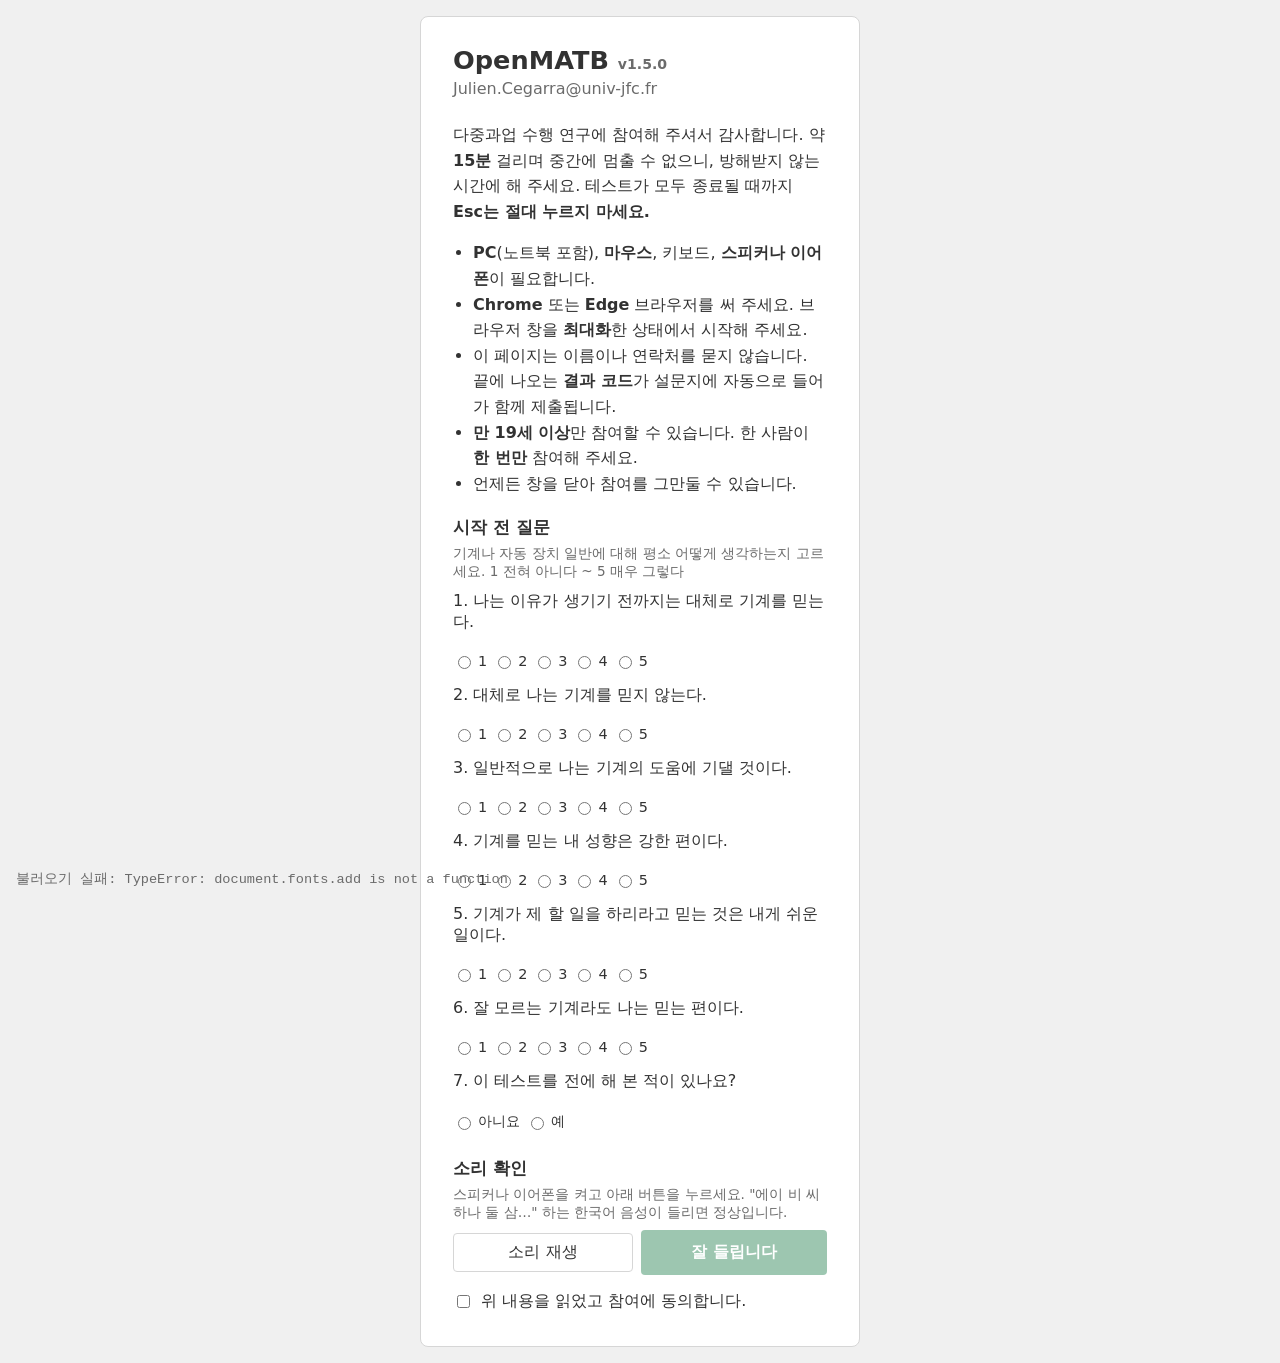
<file: v1/index.html>
<!doctype html>
<html lang="en">
<head>
    <meta charset="utf-8">
    <meta name="viewport" content="width=device-width, initial-scale=1">
    <title>OpenMATB</title>
    <link rel="icon" href="../favicon.png">
    <meta name="pyodide-module" content="pyodide/pyodide-module.js">
    <style>
        :root {
            --bg: #f0f0f0;
            --panel: #ffffff;
            --text: #323232;
            --muted: #6b6b6b;
            --accent: #3d8f64;
            --accent-text: #ffffff;
            --border: #d6d6d6;
            --warning-bg: #fff4e0;
            --warning-text: #6b4200;
            --warning-border: #f0c67a;
            --info-bg: #e8f1fb;
            --info-text: #1d4e7a;
            --info-border: #a9c8ea;
        }
        * { box-sizing: border-box; }
        html, body { margin: 0; height: 100%; background: var(--bg); color: var(--text);
            font-family: system-ui, -apple-system, "Segoe UI", Roboto, sans-serif; }
        /* pyglet sets the canvas size; core/window.py scales it to the page when resized: keep it centered
           horizontally and at the top (a page taller than the display, e.g. after leaving fullscreen, leaves the
           empty space under the tasks, not above their title bar) */
        #pygletCanvas { position: fixed; inset: 0; margin: 0 auto; width: 100vw; height: 100vh; display: block; }
        #pygletCanvas[hidden] { display: none; }
        .screen { min-height: 100%; display: flex; align-items: center; justify-content: center; padding: 16px; }
        .screen[hidden] { display: none; }
        .panel { background: var(--panel); border: 1px solid var(--border); border-radius: 8px;
            padding: 28px 32px; width: 100%; max-width: 440px; }
        h1 { margin: 0 0 4px; font-size: 1.6rem; }
        h1 .version { font-size: 0.55em; font-weight: 600; color: var(--muted); }
        .subtitle { margin: 0 0 24px; color: var(--muted); }
        label { display: block; margin: 16px 0 6px; font-weight: 600; }
        label.inline { display: flex; gap: 8px; align-items: center; font-weight: 400; }
        select, input[type=file] { width: 100%; padding: 8px; font: inherit; border: 1px solid var(--border);
            border-radius: 4px; background: var(--panel); color: var(--text); }
        .hint { margin: 6px 0 0; font-size: 0.85rem; color: var(--muted); }
        #wasm-mime { cursor: help; }
        .notice { display: flex; gap: 8px; align-items: flex-start; margin: 16px 0 0; padding: 10px 12px;
            font-size: 0.85rem; border-radius: 4px; border: 1px solid; }
        .notice::before { font-size: 1.1rem; line-height: 1.1; flex: none; }
        .notice[hidden] { display: none; }
        .notice.info { background: var(--info-bg); color: var(--info-text); border-color: var(--info-border); }
        .notice.info::before { content: "\2139\FE0F"; }
        .notice.warning { background: var(--warning-bg); color: var(--warning-text); border-color: var(--warning-border); }
        .notice.warning::before { content: "\26A0\FE0F"; }
        .destinations { margin: 0 0 8px; padding: 0; list-style: none; }
        .destinations li { margin: 6px 0; padding-left: 24px; text-indent: -24px; }
        .destinations li::before { display: inline-block; width: 24px; text-indent: 0; content: "\2026"; }
        .destinations li.ok::before { content: "\2705"; }
        .destinations li.failed::before { content: "\274C"; }
        button { margin-top: 24px; width: 100%; padding: 12px; font: inherit; font-weight: 600; border: 0;
            border-radius: 4px; background: var(--accent); color: var(--accent-text); cursor: pointer; }
        button:disabled { opacity: 0.5; cursor: progress; }
        button[hidden], label[hidden] { display: none; }
        button.secondary { margin-top: 8px; padding: 8px; background: var(--panel); color: var(--text);
            border: 1px solid var(--border); font-weight: 400; }
        .sessions { margin: 0; padding: 0; list-style: none; max-height: 220px; overflow-y: auto; }
        .sessions li { display: flex; align-items: center; gap: 6px; padding: 6px 0; border-bottom: 1px solid var(--border); }
        .sessions .session-name { flex: 1; min-width: 0; overflow-wrap: anywhere; }
        .sessions small { display: block; color: var(--muted); }
        button.icon { margin: 0; width: auto; padding: 4px 8px; background: none; border: 1px solid var(--border);
            font-size: 1rem; line-height: 1; }
        #pygletStatus { position: fixed; left: 16px; bottom: 12px; margin: 0; color: var(--muted);
            font-size: 0.85rem; white-space: pre-wrap; pointer-events: none; }
        /* Korean adaptation: participant page */
        body.study #lang, body.study label[for="lang"], body.study #mode, body.study label[for="mode"],
        body.study .hint[data-i18n="choose_next"], body.study label.inline:has(#fullscreen),
        body.study .notice.info, body.study #back, body.study #end .subtitle,
        body.study #end [data-i18n="kept_in_browser"] { display: none !important; }
        #study h2 { font-size: 1.05rem; margin: 20px 0 4px; }
        .lead { line-height: 1.6; }
        .study-list { padding-left: 20px; line-height: 1.6; }
        .study-buttons { display: flex; gap: 8px; align-items: center; }
        .pre-q { margin: 10px 0; } .pre-q p { margin: 0 0 4px; }
        .pre-q .scale { display: flex; gap: 6px; flex-wrap: wrap; font-size: 0.9rem; }
        .pre-q .scale label { display: flex; gap: 4px; align-items: center; font-weight: 400; }
        .study-buttons button { margin-top: 8px; width: auto; flex: 1; }
        #result-code { width: 100%; box-sizing: border-box; font: 12px ui-monospace, monospace; word-break: break-all; }
    </style>
</head>
<body>
    <main id="menu" class="screen">
        <div class="panel">
            <h1>OpenMATB <span class="version">v1.5.0</span></h1>
            <p class="subtitle">Julien.Cegarra@univ-jfc.fr</p>

            <section id="study" hidden>
                <div id="mobile-warning" hidden>
                    <p class="lead"><strong>이 테스트는 PC에서만 할 수 있습니다.</strong> 휴대폰으로는 참여할 수 없어요. 아래 버튼으로 링크를 저장해 두었다가 PC(노트북 포함)에서 열어 주세요.</p>
                    <div class="study-buttons">
                        <button id="m-share" type="button" hidden>카톡 나와의 채팅 등으로 보내기</button>
                        <button id="m-copy" type="button" class="secondary">링크 복사</button>
                    </div>
                    <p id="m-done" class="hint"></p>
                    <p class="hint">PC 주소창에 직접 입력해도 됩니다: <strong id="m-url"></strong></p>
                </div>
                <p class="lead">다중과업 수행 연구에 참여해 주셔서 감사합니다. 약 <strong>15분</strong> 걸리며 중간에 멈출 수 없으니, 방해받지 않는 시간에 해 주세요. 테스트가 모두 종료될 때까지 <strong>Esc는 절대 누르지 마세요.</strong></p>
                <ul class="study-list">
                    <li><strong>PC</strong>(노트북 포함), <strong>마우스</strong>, 키보드, <strong>스피커나 이어폰</strong>이 필요합니다.</li>
                    <li><strong>Chrome</strong> 또는 <strong>Edge</strong> 브라우저를 써 주세요. 브라우저 창을 <strong>최대화</strong>한 상태에서 시작해 주세요.</li>
                    <li>이 페이지는 이름이나 연락처를 묻지 않습니다. 끝에 나오는 <strong>결과 코드</strong>가 설문지에 자동으로 들어가 함께 제출됩니다.</li>
                    <li><strong>만 19세 이상</strong>만 참여할 수 있습니다. 한 사람이 <strong>한 번만</strong> 참여해 주세요.</li>
                    <li>언제든 창을 닫아 참여를 그만둘 수 있습니다.</li>
                </ul>
                <h2>시작 전 질문</h2>
                <p class="hint">기계나 자동 장치 일반에 대해 평소 어떻게 생각하는지 고르세요. 1 전혀 아니다 ~ 5 매우 그렇다</p>
                <div id="pre-questions"></div>
                <h2>소리 확인</h2>
                <p class="hint">스피커나 이어폰을 켜고 아래 버튼을 누르세요. "에이 비 씨 하나 둘 삼…" 하는 한국어 음성이 들리면 정상입니다.</p>
                <div class="study-buttons">
                    <button id="sound-play" type="button" class="secondary">소리 재생</button>
                    <button id="sound-ok" type="button" disabled>잘 들립니다</button>
                </div>
                <p id="sound-voice" class="hint"></p>
                <label class="inline"><input id="agree" type="checkbox"> <span>위 내용을 읽었고 참여에 동의합니다.</span></label>
                <p id="size-warning" class="notice warning" hidden>브라우저 창이 너무 작습니다. 창을 최대화하면 시작 버튼이 나타납니다.</p>
            </section>

            <label for="lang" data-i18n="language">Language</label>
            <select id="lang">
                <option value="en_EN">English</option>
                <option value="fr_FR">Français</option>
                <option value="ko_KR">한국어</option>
            </select>

            <label for="mode" data-i18n="mode">Mode</label>
            <select id="mode">
                <option value="scenario" data-i18n="run_scenario">Run a scenario</option>
                <option value="replay" data-i18n="replay_session">Replay a session</option>
            </select>
            <p class="hint" data-i18n="choose_next">The scenario (or session) is chosen in the next screen.</p>

            <div id="replay-options" hidden>
                <label for="session-file" data-i18n="import_session">Import a session file (optional)</label>
                <input id="session-file" type="file" accept=".csv,.gz">
                <p class="hint" data-i18n="sessions_kept">Sessions run in this browser are kept and listed automatically.</p>
                <label data-i18n="stored_sessions">Sessions kept in this browser</label>
                <p id="sessions-empty" class="hint" data-i18n="no_session">No session yet.</p>
                <ul id="sessions-list" class="sessions"></ul>
                <button id="delete-all" type="button" class="secondary" data-i18n="delete_all" hidden>Delete all the sessions</button>
            </div>

            <label class="inline"><input id="fullscreen" type="checkbox" checked> <span data-i18n="fullscreen">Fullscreen</span></label>
            <div id="trigger-options" hidden>
                <label data-i18n="trigger_box">Trigger box (parallelport plugin)</label>
                <p class="hint"><span id="trigger-port" data-i18n="no_port">No port chosen.</span></p>
                <button id="trigger-choose" type="button" class="secondary" data-i18n="choose_port">Choose the port</button>
            </div>
            <p class="notice info"><span><span id="joystick-status" data-i18n="joystick_hint">Joystick: press one of its buttons to detect it.</span>
                <strong id="joystick-name"></strong></span></p>

            <p id="browser-warning" class="notice warning" role="alert" hidden></p>
            <p id="config-error" class="notice warning" role="alert" hidden></p>

            <button id="start" disabled data-i18n="start">Start</button>
            <p id="wasm-mime" class="hint" data-i18n-title="wasm_mime_detail" hidden>&#x26A0;&#xFE0F; <span data-i18n="wasm_mime"></span></p>
        </div>
    </main>

    <main id="end" class="screen" hidden>
        <div class="panel">
            <h1 data-i18n="session_ended">Session ended</h1>
            <p class="subtitle"><span data-i18n="log_file">The log file</span> <strong id="end-file"></strong></p>
            <ul id="end-destinations" class="destinations" aria-live="polite"></ul>
            <section id="study-end" hidden>
                <p id="study-lead" class="lead">수고 많으셨습니다. 아래 <strong>결과 코드 전체</strong>를 복사해 설문지의 "결과 코드" 칸에 붙여 넣어 주세요. 설문에 반드시 참여해주시기 바랍니다.</p>
                <textarea id="result-code" rows="5" readonly></textarea>
                <div class="study-buttons"><button id="copy-code" type="button">코드 복사</button><span id="copied" class="hint"></span></div>
                <p id="survey-line" class="lead"></p>
                <p class="hint">설문 제출을 마칠 때까지 이 창을 닫지 마세요.</p>
            </section>
            <p class="hint" data-i18n="kept_in_browser">It is also kept in this browser for replay.</p>
            <button id="back" data-i18n="back_to_menu">Back to menu</button>
        </div>
    </main>

    <canvas id="pygletCanvas" hidden></canvas>
    <pre id="pygletStatus"></pre>

    <script type="module" src="openmatb.js"></script>
</body>
</html>
</file>
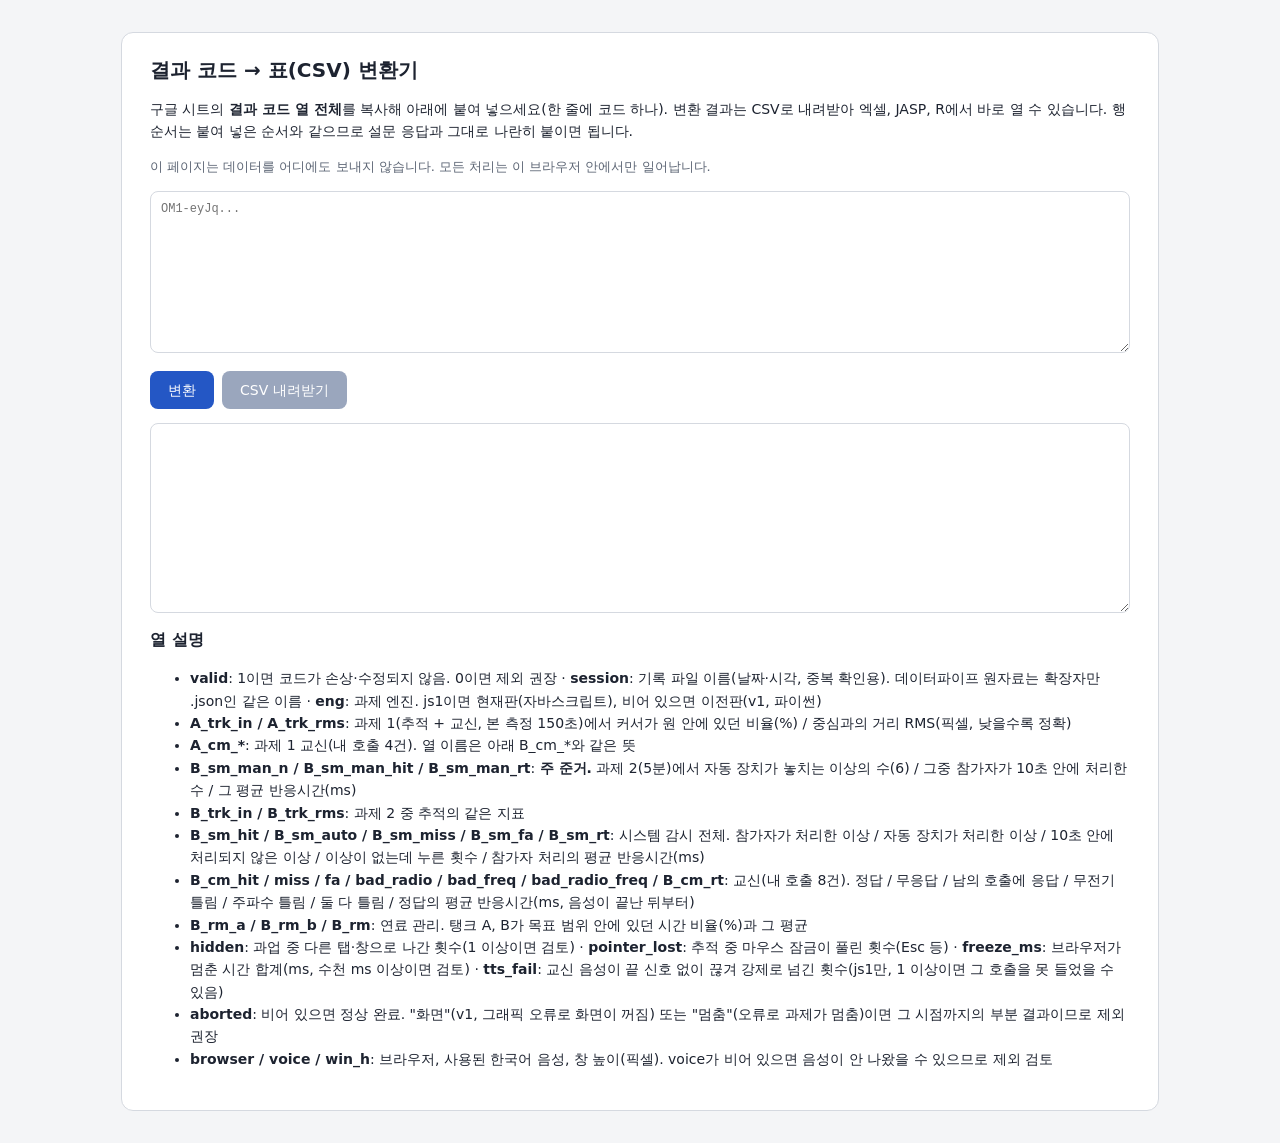
<file: decode.html>
<!doctype html>
<html lang="ko">
<head>
<meta charset="utf-8">
<meta name="viewport" content="width=device-width, initial-scale=1">
<title>결과 코드 변환기</title>
<style>
  body { margin: 0; background: #f4f5f7; color: #1d2330; font-family: "Apple SD Gothic Neo", "Malgun Gothic", system-ui, sans-serif; }
  main { max-width: 980px; margin: 32px auto; padding: 24px 28px; background: #fff; border: 1px solid #d5d9e0; border-radius: 12px; }
  @media (max-width: 700px) { main { margin: 0; border-radius: 0; padding: 16px; } }
  h1 { font-size: 20px; margin-top: 0; }
  textarea { width: 100%; box-sizing: border-box; font-family: ui-monospace, monospace; font-size: 12px; padding: 10px; border: 1px solid #d5d9e0; border-radius: 8px; }
  button { font: inherit; padding: 8px 18px; border: 0; border-radius: 8px; background: #2457c5; color: #fff; cursor: pointer; margin-right: 8px; }
  button:disabled { background: #9aa6bd; cursor: default; }
  p, li { font-size: 14px; line-height: 1.6; }
  .muted { color: #5d6675; font-size: 13px; }
  #summary { margin: 12px 0; font-size: 14px; }
</style>
</head>
<body>
<main>
  <h1>결과 코드 → 표(CSV) 변환기</h1>
  <p>구글 시트의 <b>결과 코드 열 전체</b>를 복사해 아래에 붙여 넣으세요(한 줄에 코드 하나). 변환 결과는 CSV로 내려받아 엑셀, JASP, R에서 바로 열 수 있습니다. 행 순서는 붙여 넣은 순서와 같으므로 설문 응답과 그대로 나란히 붙이면 됩니다.</p>
  <p class="muted">이 페이지는 데이터를 어디에도 보내지 않습니다. 모든 처리는 이 브라우저 안에서만 일어납니다.</p>
  <textarea id="in" rows="10" placeholder="OM1-eyJq..."></textarea>
  <p><button id="go">변환</button><button id="dl" disabled>CSV 내려받기</button></p>
  <div id="summary"></div>
  <textarea id="out" rows="12" readonly></textarea>
  <h2 style="font-size:16px">열 설명</h2>
  <ul>
    <li><b>valid</b>: 1이면 코드가 손상·수정되지 않음. 0이면 제외 권장 · <b>session</b>: 기록 파일 이름(날짜·시각, 중복 확인용). 데이터파이프 원자료는 확장자만 .json인 같은 이름 · <b>eng</b>: 과제 엔진. js1이면 현재판(자바스크립트), 비어 있으면 이전판(v1, 파이썬)</li>
    <li><b>A_trk_in / A_trk_rms</b>: 과제 1(추적 + 교신, 본 측정 150초)에서 커서가 원 안에 있던 비율(%) / 중심과의 거리 RMS(픽셀, 낮을수록 정확)</li>
    <li><b>A_cm_*</b>: 과제 1 교신(내 호출 4건). 열 이름은 아래 B_cm_*와 같은 뜻</li>
    <li><b>B_sm_man_n / B_sm_man_hit / B_sm_man_rt</b>: <b>주 준거.</b> 과제 2(5분)에서 자동 장치가 놓치는 이상의 수(6) / 그중 참가자가 10초 안에 처리한 수 / 그 평균 반응시간(ms)</li>
    <li><b>B_trk_in / B_trk_rms</b>: 과제 2 중 추적의 같은 지표</li>
    <li><b>B_sm_hit / B_sm_auto / B_sm_miss / B_sm_fa / B_sm_rt</b>: 시스템 감시 전체. 참가자가 처리한 이상 / 자동 장치가 처리한 이상 / 10초 안에 처리되지 않은 이상 / 이상이 없는데 누른 횟수 / 참가자 처리의 평균 반응시간(ms)</li>
    <li><b>B_cm_hit / miss / fa / bad_radio / bad_freq / bad_radio_freq / B_cm_rt</b>: 교신(내 호출 8건). 정답 / 무응답 / 남의 호출에 응답 / 무전기 틀림 / 주파수 틀림 / 둘 다 틀림 / 정답의 평균 반응시간(ms, 음성이 끝난 뒤부터)</li>
    <li><b>B_rm_a / B_rm_b / B_rm</b>: 연료 관리. 탱크 A, B가 목표 범위 안에 있던 시간 비율(%)과 그 평균</li>
    <li><b>hidden</b>: 과업 중 다른 탭·창으로 나간 횟수(1 이상이면 검토) · <b>pointer_lost</b>: 추적 중 마우스 잠금이 풀린 횟수(Esc 등) · <b>freeze_ms</b>: 브라우저가 멈춘 시간 합계(ms, 수천 ms 이상이면 검토) · <b>tts_fail</b>: 교신 음성이 끝 신호 없이 끊겨 강제로 넘긴 횟수(js1만, 1 이상이면 그 호출을 못 들었을 수 있음)</li>
    <li><b>aborted</b>: 비어 있으면 정상 완료. "화면"(v1, 그래픽 오류로 화면이 꺼짐) 또는 "멈춤"(오류로 과제가 멈춤)이면 그 시점까지의 부분 결과이므로 제외 권장</li>
    <li><b>browser / voice / win_h</b>: 브라우저, 사용된 한국어 음성, 창 높이(픽셀). voice가 비어 있으면 음성이 안 나왔을 수 있으므로 제외 검토</li>
  </ul>
</main>
<script>
"use strict";
function fnv1a(str) { let h = 0x811c9dc5; for (let i = 0; i < str.length; i++) { h ^= str.charCodeAt(i); h = Math.imul(h, 0x01000193); } return (h >>> 0).toString(36); }
const COLS = ["valid", "session", "eng", "browser", "voice", "win_h", "hidden", "pointer_lost", "freeze_ms", "tts_fail",
  "A_trk_in", "A_trk_rms",
  "A_cm_hit", "A_cm_miss", "A_cm_fa", "A_cm_bad_radio", "A_cm_bad_freq", "A_cm_bad_radio_freq", "A_cm_rt",
  "B_sm_man_n", "B_sm_man_hit", "B_sm_man_rt",
  "B_trk_in", "B_trk_rms",
  "B_sm_hit", "B_sm_auto", "B_sm_miss", "B_sm_fa", "B_sm_rt",
  "B_cm_hit", "B_cm_miss", "B_cm_fa", "B_cm_bad_radio", "B_cm_bad_freq", "B_cm_bad_radio_freq", "B_cm_rt",
  "B_rm_a", "B_rm_b", "B_rm",
  "A_trk_rms_h1", "A_trk_rms_h2", "A_cm_hit_o", "A_cm_hit_e", "B_sm_man_hit_o", "B_sm_man_hit_e",
  "B_trk_rms_h1", "B_trk_rms_h2", "B_cm_hit_o", "B_cm_hit_e",
  "pre_t1", "pre_t2", "pre_t3", "pre_t4", "pre_t5", "pre_t6", "pre_before", "aborted"];
const cell = v => v == null ? "" : /[",\n]/.test(String(v)) ? '"' + String(v).replace(/"/g, '""') + '"' : String(v);
let csv = "";
document.getElementById("go").onclick = () => {
  const lines = document.getElementById("in").value.split(/\s+/).map(s => s.trim()).filter(Boolean);
  const rows = [COLS.join(",")]; let ok = 0, bad = 0, dup = 0; const seen = new Set();
  for (const line of lines) {
    const m = line.match(/^OM1-(.+)$/);
    let d = {}, valid = 0;
    try {
      const payload = JSON.parse(atob(m[1]));
      d = JSON.parse(payload.j);
      valid = fnv1a(payload.j) === payload.c ? 1 : 0;
    } catch { d = {}; valid = 0; }
    if (d.file) { if (seen.has(d.file)) dup++; seen.add(d.file); }
    rows.push(COLS.map(c => cell(c === "valid" ? valid : c === "session" ? d.file : d[c])).join(","));
    valid ? ok++ : bad++;
  }
  csv = rows.join("\n");
  document.getElementById("out").value = csv;
  document.getElementById("summary").textContent = `정상 ${ok}건 · 손상/수정 의심 ${bad}건 · 같은 기록 중복 ${dup}건`;
  document.getElementById("dl").disabled = rows.length < 2;
};
document.getElementById("dl").onclick = () => {
  const blob = new Blob(["﻿" + csv], { type: "text/csv;charset=utf-8" });
  const a = document.createElement("a"); a.href = URL.createObjectURL(blob); a.download = "openmatb_results.csv"; a.click();
};
</script>
</body>
</html>
</file>
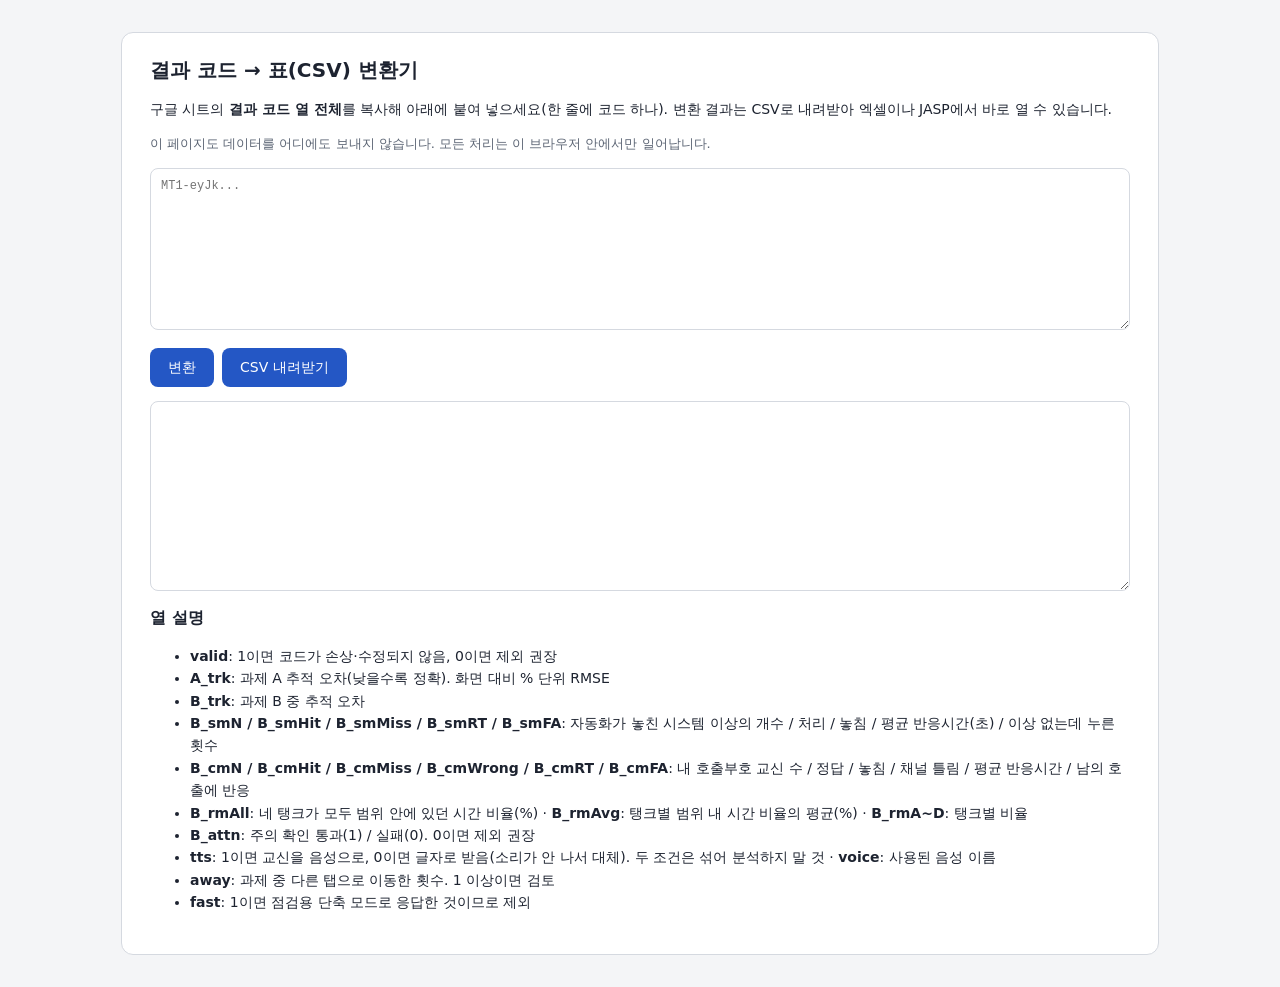
<file: mock/decode.html>
<!doctype html>
<html lang="ko">
<head>
<meta charset="utf-8">
<meta name="viewport" content="width=device-width, initial-scale=1">
<title>결과 코드 변환기</title>
<style>
  body { margin: 0; background: #f4f5f7; color: #1d2330; font-family: "Apple SD Gothic Neo", "Malgun Gothic", system-ui, sans-serif; }
  main { max-width: 980px; margin: 32px auto; padding: 24px 28px; background: #fff; border: 1px solid #d5d9e0; border-radius: 12px; }
  h1 { font-size: 20px; margin-top: 0; }
  textarea { width: 100%; box-sizing: border-box; font-family: ui-monospace, monospace; font-size: 12px; padding: 10px; border: 1px solid #d5d9e0; border-radius: 8px; }
  button { font: inherit; padding: 8px 18px; border: 0; border-radius: 8px; background: #2457c5; color: #fff; cursor: pointer; margin-right: 8px; }
  p, li { font-size: 14px; line-height: 1.6; }
  .muted { color: #5d6675; font-size: 13px; }
  #summary { margin: 12px 0; font-size: 14px; }
</style>
</head>
<body>
<main>
  <h1>결과 코드 → 표(CSV) 변환기</h1>
  <p>구글 시트의 <b>결과 코드 열 전체</b>를 복사해 아래에 붙여 넣으세요(한 줄에 코드 하나). 변환 결과는 CSV로 내려받아 엑셀이나 JASP에서 바로 열 수 있습니다.</p>
  <p class="muted">이 페이지도 데이터를 어디에도 보내지 않습니다. 모든 처리는 이 브라우저 안에서만 일어납니다.</p>
  <textarea id="in" rows="10" placeholder="MT1-eyJk..."></textarea>
  <p><button id="go">변환</button><button id="dl" disabled>CSV 내려받기</button></p>
  <div id="summary"></div>
  <textarea id="out" rows="12" readonly></textarea>
  <h2 style="font-size:16px">열 설명</h2>
  <ul>
    <li><b>valid</b>: 1이면 코드가 손상·수정되지 않음, 0이면 제외 권장</li>
    <li><b>A_trk</b>: 과제 A 추적 오차(낮을수록 정확). 화면 대비 % 단위 RMSE</li>
    <li><b>B_trk</b>: 과제 B 중 추적 오차</li>
    <li><b>B_smN / B_smHit / B_smMiss / B_smRT / B_smFA</b>: 자동화가 놓친 시스템 이상의 개수 / 처리 / 놓침 / 평균 반응시간(초) / 이상 없는데 누른 횟수</li>
    <li><b>B_cmN / B_cmHit / B_cmMiss / B_cmWrong / B_cmRT / B_cmFA</b>: 내 호출부호 교신 수 / 정답 / 놓침 / 채널 틀림 / 평균 반응시간 / 남의 호출에 반응</li>
    <li><b>B_rmAll</b>: 네 탱크가 모두 범위 안에 있던 시간 비율(%) · <b>B_rmAvg</b>: 탱크별 범위 내 시간 비율의 평균(%) · <b>B_rmA~D</b>: 탱크별 비율</li>
    <li><b>B_attn</b>: 주의 확인 통과(1) / 실패(0). 0이면 제외 권장</li>
    <li><b>tts</b>: 1이면 교신을 음성으로, 0이면 글자로 받음(소리가 안 나서 대체). 두 조건은 섞어 분석하지 말 것 · <b>voice</b>: 사용된 음성 이름</li>
    <li><b>away</b>: 과제 중 다른 탭으로 이동한 횟수. 1 이상이면 검토</li>
    <li><b>fast</b>: 1이면 점검용 단축 모드로 응답한 것이므로 제외</li>
  </ul>
</main>
<script>
"use strict";
function fnv1a(str) { let h = 0x811c9dc5; for (let i = 0; i < str.length; i++) { h ^= str.charCodeAt(i); h = Math.imul(h, 0x01000193); } return (h >>> 0).toString(36); }
const COLS = ["id","ver","valid","start","end","scr_w","scr_h","fast","away","tts","voice","A_trk","A_moved",
  "B_trk","B_moved","B_smN","B_smHit","B_smMiss","B_smRT","B_smFA","B_smAutoN",
  "B_cmN","B_cmHit","B_cmMiss","B_cmWrong","B_cmRT","B_cmFA","B_rmAll","B_rmAvg","B_rmA","B_rmB","B_rmC","B_rmD","B_rmPress","B_attn"];
let csv = "";
document.getElementById("go").onclick = () => {
  const lines = document.getElementById("in").value.split(/\s+/).map(s => s.trim()).filter(Boolean);
  const rows = [COLS.join(",")]; let ok = 0, bad = 0, seen = new Set(), dup = 0;
  for (const line of lines) {
    const m = line.match(/^MT(\d+)-(.+)$/);
    if (!m) { bad++; continue; }
    try {
      const payload = JSON.parse(decodeURIComponent(escape(atob(m[2]))));
      const d = payload.d, valid = fnv1a(JSON.stringify(d)) === payload.c ? 1 : 0;
      if (seen.has(d.id)) dup++; seen.add(d.id);
      const A = d.A || {}, B = d.B || {};
      const vals = [d.id, m[1], valid, d.start, d.end, (d.scr||[])[0], (d.scr||[])[1], d.fast, d.away, d.tts, d.vo, A.trk, A.moved,
        B.trk, B.moved, B.smN, B.smHit, B.smMiss, B.smRT, B.smFA, B.smAutoN,
        B.cmN, B.cmHit, B.cmMiss, B.cmWrong, B.cmRT, B.cmFA, B.rmAll, B.rmAvg, B.rmA, B.rmB, B.rmC, B.rmD, B.rmPress, B.attn];
      rows.push(vals.map(v => v == null ? "" : /[",\n]/.test(String(v)) ? '"' + String(v).replace(/"/g, '""') + '"' : v).join(","));
      valid ? ok++ : bad++;
    } catch { bad++; }
  }
  csv = rows.join("\n");
  document.getElementById("out").value = csv;
  document.getElementById("summary").textContent = `정상 ${ok}건 · 손상/수정 의심 ${bad}건 · 중복 참가번호 ${dup}건`;
  document.getElementById("dl").disabled = rows.length < 2;
};
document.getElementById("dl").onclick = () => {
  const blob = new Blob(["﻿" + csv], { type: "text/csv;charset=utf-8" });
  const a = document.createElement("a"); a.href = URL.createObjectURL(blob); a.download = "matb_results.csv"; a.click();
};
</script>
</body>
</html>
</file>
<file: style.css>
:root {
    --bg: #f0f0f0;
    --panel: #ffffff;
    --text: #323232;
    --muted: #6b6b6b;
    --accent: #3d8f64;
    --border: #d6d6d6;
    --warning-bg: #fff4e0;
    --warning-text: #6b4200;
    --warning-border: #f0c67a;
}
* { box-sizing: border-box; }
html, body { margin: 0; height: 100%; background: var(--bg); color: var(--text);
    font-family: system-ui, -apple-system, "Segoe UI", "Malgun Gothic", "Apple SD Gothic Neo", sans-serif; }
.screen { min-height: 100%; display: flex; align-items: center; justify-content: center; padding: 16px; }
.screen[hidden], [hidden] { display: none !important; }
.panel { background: var(--panel); border: 1px solid var(--border); border-radius: 8px; padding: 28px 32px;
    width: 100%; max-width: 560px; }
h1 { margin: 0 0 4px; font-size: 1.5rem; }
h2 { font-size: 1.05rem; margin: 20px 0 4px; }
.subtitle { margin: 0 0 20px; color: var(--muted); }
.lead { line-height: 1.6; }
.hint { margin: 6px 0 0; font-size: 0.85rem; color: var(--muted); }
.study-list { padding-left: 20px; line-height: 1.6; }
label.inline { display: flex; gap: 8px; align-items: center; margin: 16px 0 0; }
.pre-q { margin: 10px 0; }
.pre-q p { margin: 0 0 4px; }
.pre-q .scale { display: flex; gap: 6px; flex-wrap: wrap; font-size: 0.9rem; }
.pre-q .scale label { display: flex; gap: 4px; align-items: center; }
button { margin-top: 20px; width: 100%; padding: 12px; font: inherit; font-weight: 600; border: 0; border-radius: 4px;
    background: var(--accent); color: #fff; cursor: pointer; }
button:disabled { opacity: 0.5; cursor: default; }
button.secondary { background: var(--panel); color: var(--text); border: 1px solid var(--border); font-weight: 400; }
.study-buttons { display: flex; gap: 8px; align-items: center; }
.study-buttons button { margin-top: 8px; width: auto; flex: 1; }
.notice { margin: 16px 0 0; padding: 10px 12px; font-size: 0.9rem; border-radius: 4px; background: var(--warning-bg);
    color: var(--warning-text); border: 1px solid var(--warning-border); }
#result-code { width: 100%; font: 12px ui-monospace, monospace; word-break: break-all; }

/* Task screen: the canvas fills the page, the slides and guides are DOM boxes over it */
#task { position: fixed; inset: 0; background: rgb(240, 240, 240); }
#canvas { position: absolute; inset: 0; width: 100%; height: 100%; display: block; cursor: none; }
body.pointer-paused #canvas { cursor: default; }
#overlay { position: absolute; inset: 0; pointer-events: none; }
.slide, .guide { position: absolute; display: flex; flex-direction: column; color: rgb(50, 50, 50);
    font-family: "Noto Sans KR", "Malgun Gothic", "Apple SD Gothic Neo", sans-serif; word-break: keep-all; }
.slide { background: rgb(240, 240, 240); font-size: 22px; }
.guide { background: rgb(255, 255, 255); border: 3px solid rgb(230, 120, 0); border-radius: 4px; }
.slide-title { flex: 0 0 auto; padding: 4% 6% 0; text-align: center; }
.slide-title h1 { font-size: 1.65em; margin: 0; }
.slide-body { flex: 1 1 auto; overflow: hidden; padding: 2% 10%; display: flex; flex-direction: column;
    justify-content: center; line-height: 1.55; }
.guide .slide-body { padding: 2% 7%; }
.slide-body p { margin: 0.35em 0; }
.slide-next { flex: 0 0 auto; padding: 0 0 4%; text-align: center; }
#pause-notice { position: fixed; left: 50%; top: 28%; transform: translate(-50%, -50%); z-index: 10; padding: 18px 28px;
    border-radius: 10px; background: rgba(230, 120, 0, 0.95); color: #fff; font: 600 20px system-ui, sans-serif;
    cursor: pointer; text-align: center; white-space: pre-line; word-break: keep-all; width: max-content; max-width: 90vw; }
#crash { position: fixed; inset: 0; z-index: 20; display: flex; align-items: center; justify-content: center;
    background: rgba(240, 240, 240, 0.97); }
.crash-panel { max-width: 560px; padding: 28px 32px; background: #fff; border: 1px solid var(--border);
    border-radius: 8px; line-height: 1.6; word-break: keep-all; }
</file>
